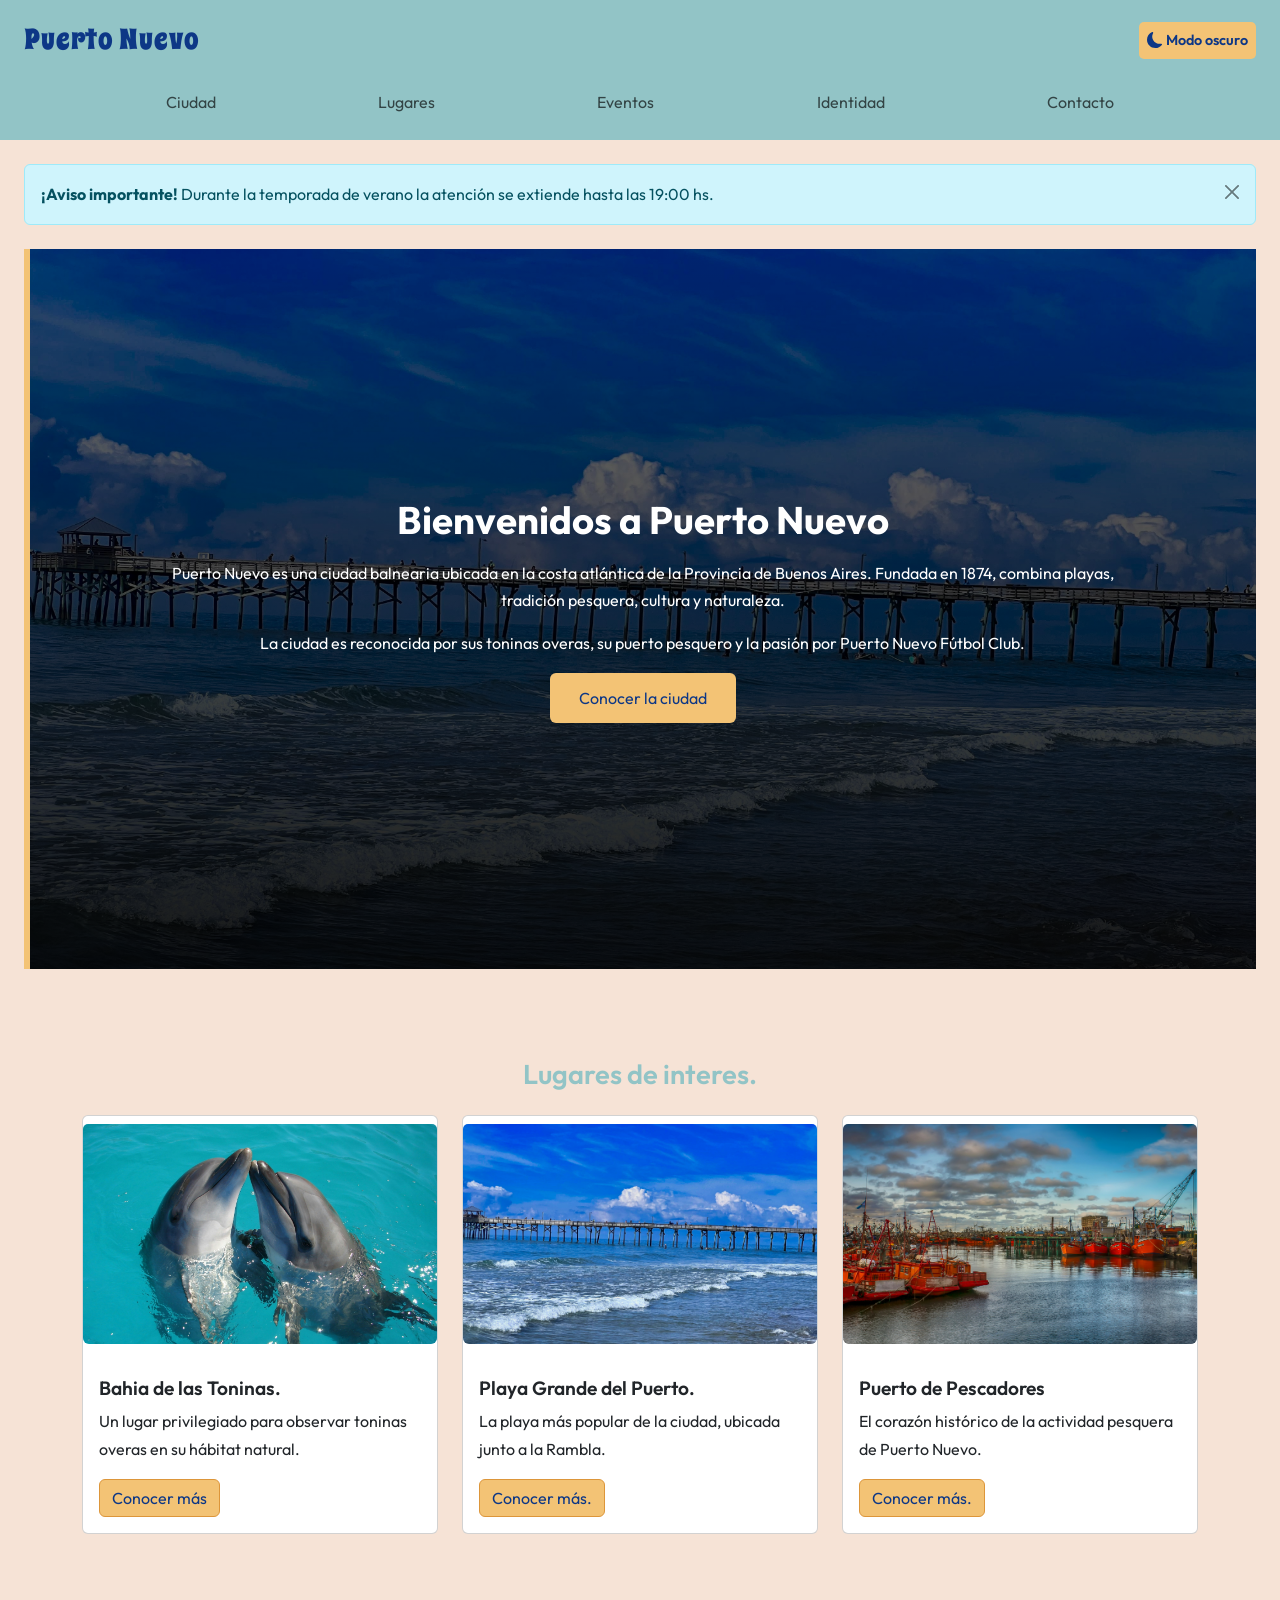
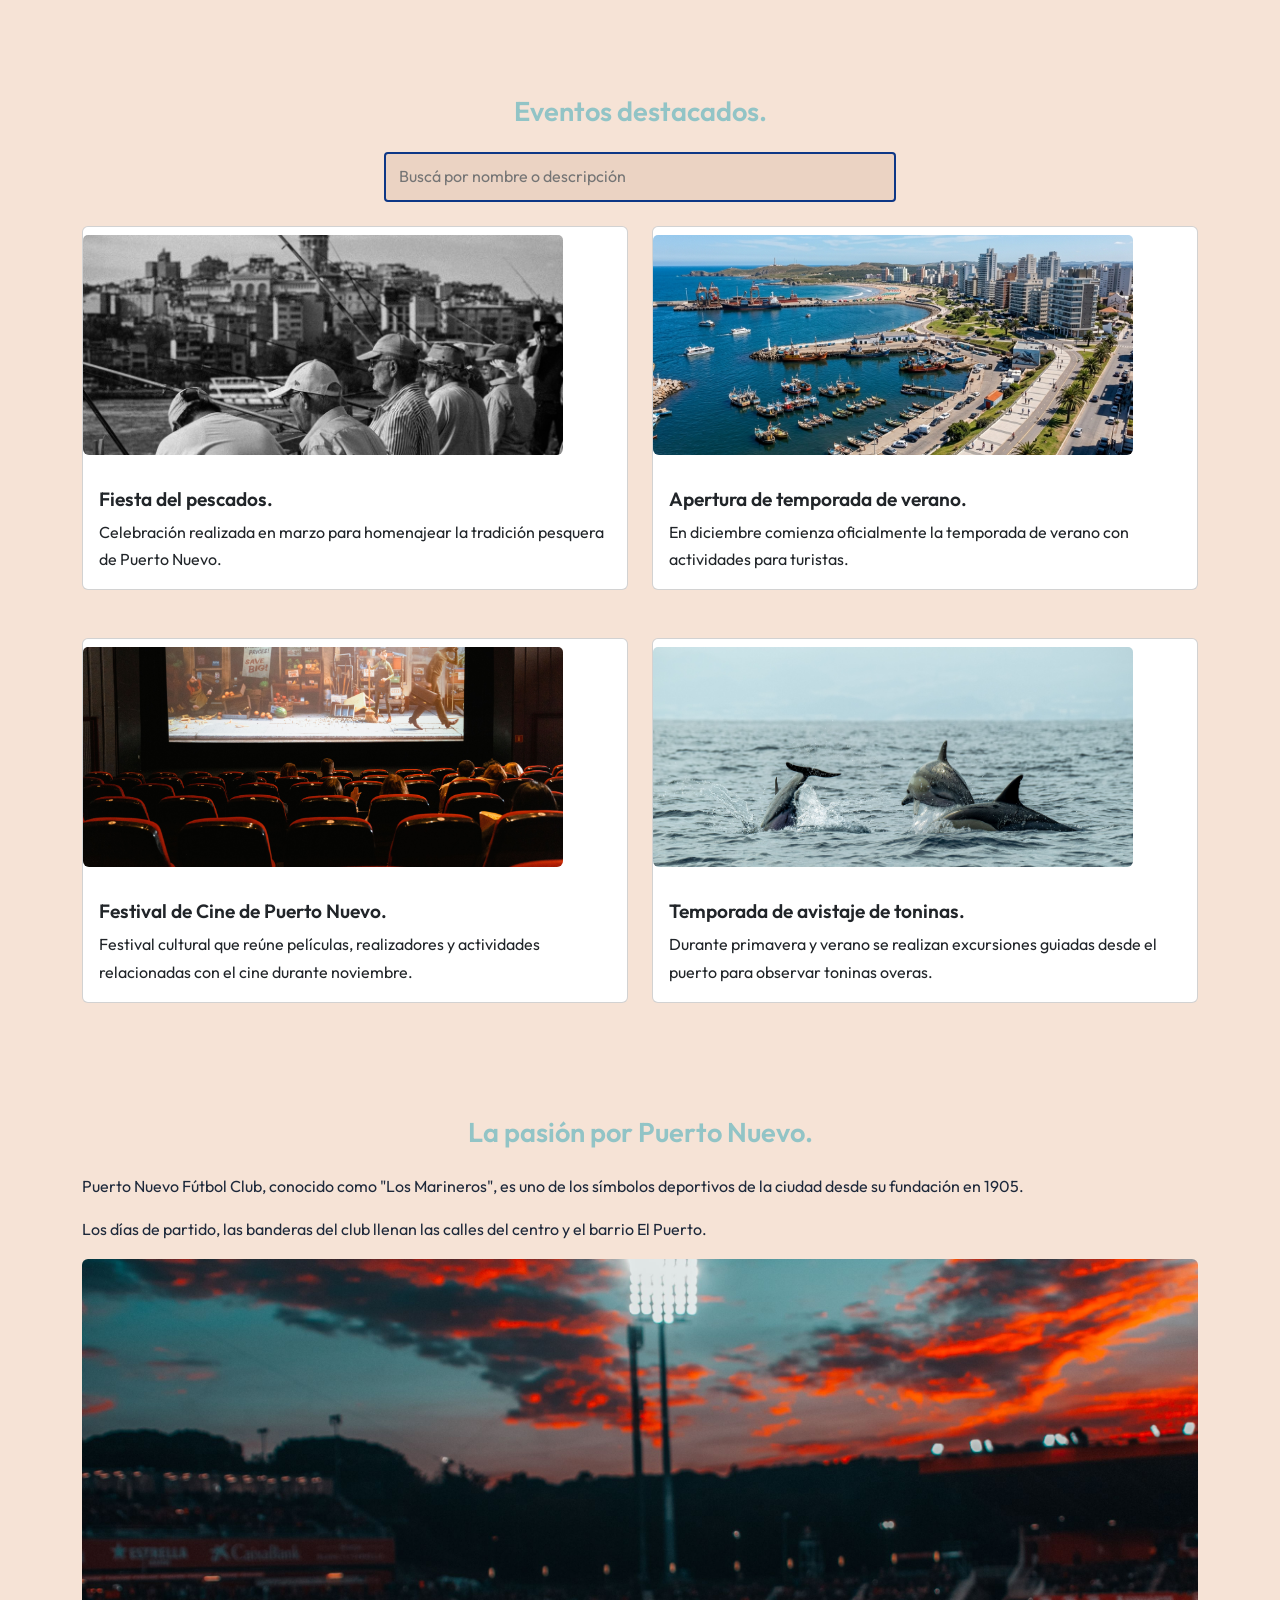
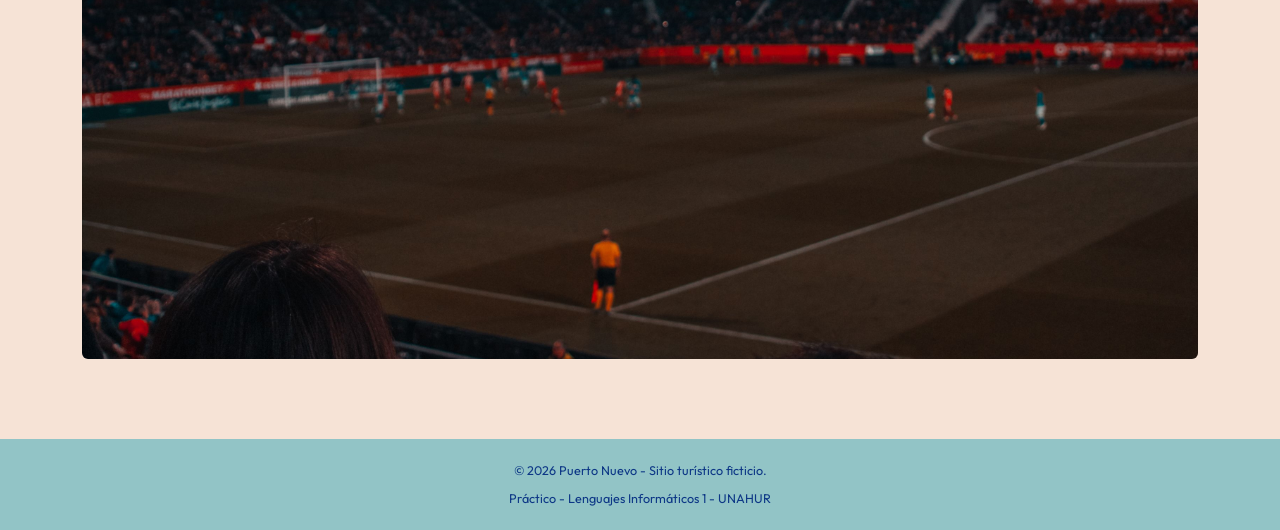
<file: index.html>
<!DOCTYPE html>
<html lang="es">

<head>
    <meta charset="UTF-8">
    <meta name="viewport" content="width=device-width, initial-scale=1.0">
    <meta name="description"
        content="Página informativa sobre Puerto Nuevo, sus lugares turísticos, historia y principales atractivos.">
    <link rel="preconnect" href="https://fonts.googleapis.com">
    <link rel="preconnect" href="https://fonts.gstatic.com" crossorigin>
    <link href="https://fonts.googleapis.com/css2?family=Outfit:wght@100..900&family=Spicy+Rice&display=swap"
        rel="stylesheet">
    <link href="https://cdn.jsdelivr.net/npm/bootstrap@5.3.3/dist/css/bootstrap.min.css" rel="stylesheet">
    <link rel="stylesheet" href="css/styles.css">
    <title>Puerto Nuevo</title>
</head>

<body>
    <!-- Header -->
    <header>
        <div class="header-superior">
            <a href="index.html" class="header-logo">Puerto Nuevo</a>
            <button id="btn-modo" class="btn-modo" type="button">
                <svg xmlns="http://www.w3.org/2000/svg" width="16" height="16" fill="currentColor"
                    class="bi bi-moon-fill" viewBox="0 0 16 16">
                    <path
                        d="M6 .278a.77.77 0 0 1 .08.858 7.2 7.2 0 0 0-.878 3.46c0 4.021 3.278 7.277 7.318 7.277q.792-.001 1.533-.16a.79.79 0 0 1 .81.316.73.73 0 0 1-.031.893A8.35 8.35 0 0 1 8.344 16C3.734 16 0 12.286 0 7.71 0 4.266 2.114 1.312 5.124.06A.75.75 0 0 1 6 .278" />
                </svg>
                <span class="texto-modo">Modo oscuro</span>
            </button>
        </div>
        <nav aria-label="Navegación principal" class="navbar navbar-expand-md">
            <div class="container-fluid">
                <button class="navbar-toggler" type="button" data-bs-toggle="collapse"
                    data-bs-target="#navbarSupportedContent" aria-controls="navbarSupportedContent"
                    aria-expanded="false" aria-label="Abrir menú">
                    <span class="navbar-toggler-icon"></span>
                </button>
                <div class="collapse navbar-collapse" id="navbarSupportedContent">
                    <ul class="navbar-nav mb-2 mb-md-0">
                        <li class="nav-item">
                            <a class="nav-link" href="ciudad.html">Ciudad</a>
                        </li>
                        <li class="nav-item">
                            <a class="nav-link" href="lugares.html">Lugares</a>
                        </li>
                        <li class="nav-item">
                            <a class="nav-link" href="index.html#eventos">Eventos</a>
                        </li>
                        <li class="nav-item">
                            <a class="nav-link" href="index.html#identidad">Identidad</a>
                        </li>
                        <li class="nav-item">
                            <a class="nav-link" href="contacto.html">Contacto</a>
                        </li>
                    </ul>
                </div>

            </div>
        </nav>
    </header>
    <!-- Main -->
    <main>

        <div class="alert alert-info alert-dismissible fade show mb-4" role="alert">
            <strong>¡Aviso importante!</strong> Durante la temporada de verano la atención se extiende hasta las 19:00
            hs.
            <button type="button" class="btn-close" data-bs-dismiss="alert" aria-label="Cerrar"></button>
        </div>
        <section id="inicio" class="hero" aria-labelledby="hero-titulo">
            <div class="hero-contenido">
                <h1>Bienvenidos a Puerto Nuevo</h1>
                <p>
                    Puerto Nuevo es una ciudad balnearia ubicada en la costa
                    atlántica de la Provincia de Buenos Aires. Fundada en 1874,
                    combina playas, tradición pesquera, cultura y naturaleza.
                </p>

                <p>
                    La ciudad es reconocida por sus toninas overas, su puerto
                    pesquero y la pasión por Puerto Nuevo Fútbol Club.
                </p>
                <a href="ciudad.html" class="btn">Conocer la ciudad</a>
            </div>
        </section>
        <section id="lugares" class="container py-5">
            <h2 class="text-center mb-4">Lugares de interes.</h2>
            <div class="row row-cols-1 row-cols-md-2 row-cols-lg-3 g-4">
                <article class="col">
                    <div class="card h-100">
                        <img src="img/toninas-delfin.jpg" alt="Toninas overas nadando en la bahia" class="card-img-top">
                        <div class="card-body ">
                            <h3 class="card-title">Bahia de las Toninas.</h3>
                            <p class="card-text">
                                Un lugar privilegiado para observar toninas overas
                                en su hábitat natural.
                            </p>
                            <a href="lugares.html#article-bahias-toninas" class="btn btn-primary">Conocer más</a>
                        </div>
                    </div>
                </article>
                <article class="col">
                    <div class="card h-100">
                        <img src="img/playa-grande.jpg" alt="Playa grande" class="card-img-top">
                        <div class="card-body ">
                            <h3 class="card-title">Playa Grande del Puerto.</h3>
                            <p class="card-text">
                                La playa más popular de la ciudad, ubicada junto
                                a la Rambla.
                            </p>
                            <a href="lugares.html#article-playa-grande-del-puerto" class="btn btn-primary">Conocer
                                más.</a>
                        </div>
                    </div>
                </article>
                <article class="col">
                    <div class="card h-100">
                        <img src="img/puerto-pescadores.jpg" alt="Embarcaciones en el puerto pesquero de Puerto Nuevo"
                            class="card-img-top">
                        <div class="card-body ">
                            <h3 class="card-title">Puerto de Pescadores</h3>
                            <p class="card-text">
                                El corazón histórico de la actividad pesquera
                                de Puerto Nuevo.
                            </p>
                            <a href="lugares.html#article-puerto-pescadores" class="btn btn-primary">Conocer más.</a>
                        </div>
                    </div>
                </article>
            </div>
        </section>

        <section id="eventos" class="container py-5">
            <h2 class="text-center mb-4">Eventos destacados.</h2>
            <form class="buscador-eventos" id ="form-eventos" role="search">
                <input type="search" id="buscador-eventos" placeholder="Buscá por nombre o descripción">
            </form>
            <p id="eventos-vacio" hidden>No hay eventos que coincidan con la búsqueda.</p>
            <div id="lista-eventos" class="row row-cols-1 row-cols-md-2 row-cols-lg-2 g-4">
                <article class="col">
                    <div class="card h-100">
                        <img src="img/fiesta-pescadores.jpg" alt="Fiesta de pescadores" class="card-img-top">
                        <div class="card-body ">
                            <h3 class="card-title">Fiesta del pescados.</h3>
                            <p class="card-text">
                                Celebración realizada en marzo para homenajear
                                la tradición pesquera de Puerto Nuevo.
                            </p>
                        </div>
                    </div>
                </article>
                <article class="col">
                    <div class="card h-100">
                        <img src="img/apartura-temporada-verano.jpg" alt="Fiesta de pescadores" class="card-img-top">
                        <div class="card-body ">
                            <h3 class="card-title">Apertura de temporada de verano.</h3>
                            <p class="card-text">
                                En diciembre comienza oficialmente la temporada
                                de verano con actividades para turistas.
                            </p>
                        </div>
                    </div>
                </article>

                <article class="col">
                    <div class="card h-100">
                        <img src="img/festival-cine.jpg" alt="Fiesta de pescadores" class="card-img-top">

                        <div class="card-body">
                            <h3 class="card-title">Festival de Cine de Puerto Nuevo.</h3>
                            <p class="card-text">
                                Festival cultural que reúne películas, realizadores
                                y actividades relacionadas con el cine durante noviembre.
                            </p>
                        </div>
                    </div>
                </article>
                <article class="col ">
                    <div class="card h-100">
                        <img src="img/evento-toninas.jpg" alt="Fiesta de pescadores" class="card-img-top">
                        <div class="card-body">
                            <h3 class="card-title">Temporada de avistaje de toninas.</h3>
                            <p class="card-text">
                                Durante primavera y verano se realizan excursiones
                                guiadas desde el puerto para observar toninas overas.
                            </p>
                        </div>
                    </div>
                </article>
            </div>
        </section>
        <section id="identidad" class="container">
            <h2 class="text-center mb-4">La pasión por Puerto Nuevo.</h2>

            <p>
                Puerto Nuevo Fútbol Club, conocido como "Los Marineros",
                es uno de los símbolos deportivos de la ciudad desde su
                fundación en 1905.
            </p>

            <p>
                Los días de partido, las banderas del club llenan las
                calles del centro y el barrio El Puerto.
            </p>
            <img src="img/estadio-futbol.jpg" class="img-fluid rounded" alt="Estadio de Puerto Nuevo">
        </section>
    </main>

    <footer>
        <p><small>&copy; 2026 Puerto Nuevo - Sitio turístico ficticio.</small></p>
        <p><small>Práctico - Lenguajes Informáticos 1 - UNAHUR</small></p>
    </footer>

    <script src="https://cdn.jsdelivr.net/npm/bootstrap@5.3.3/dist/js/bootstrap.bundle.min.js"></script>
    <script src="js/main.js"></script>

</body>

</html>
</file>
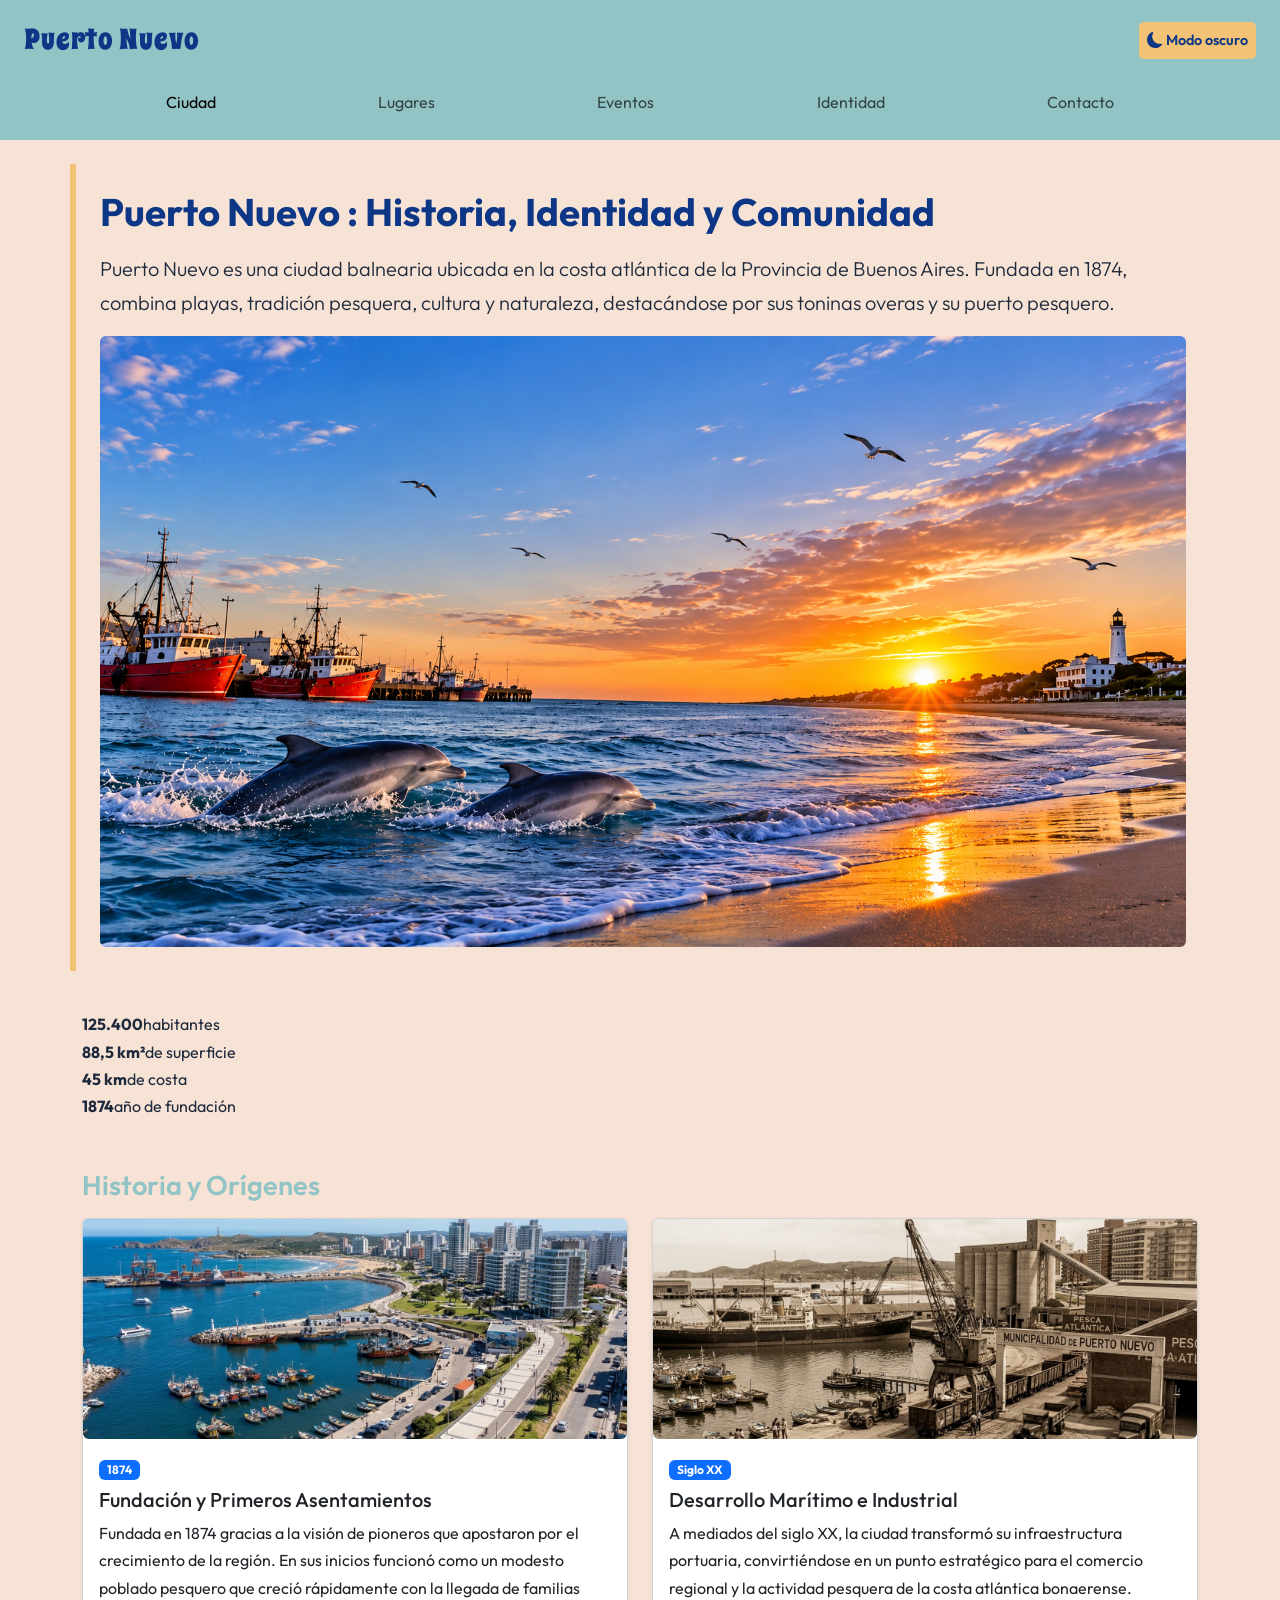
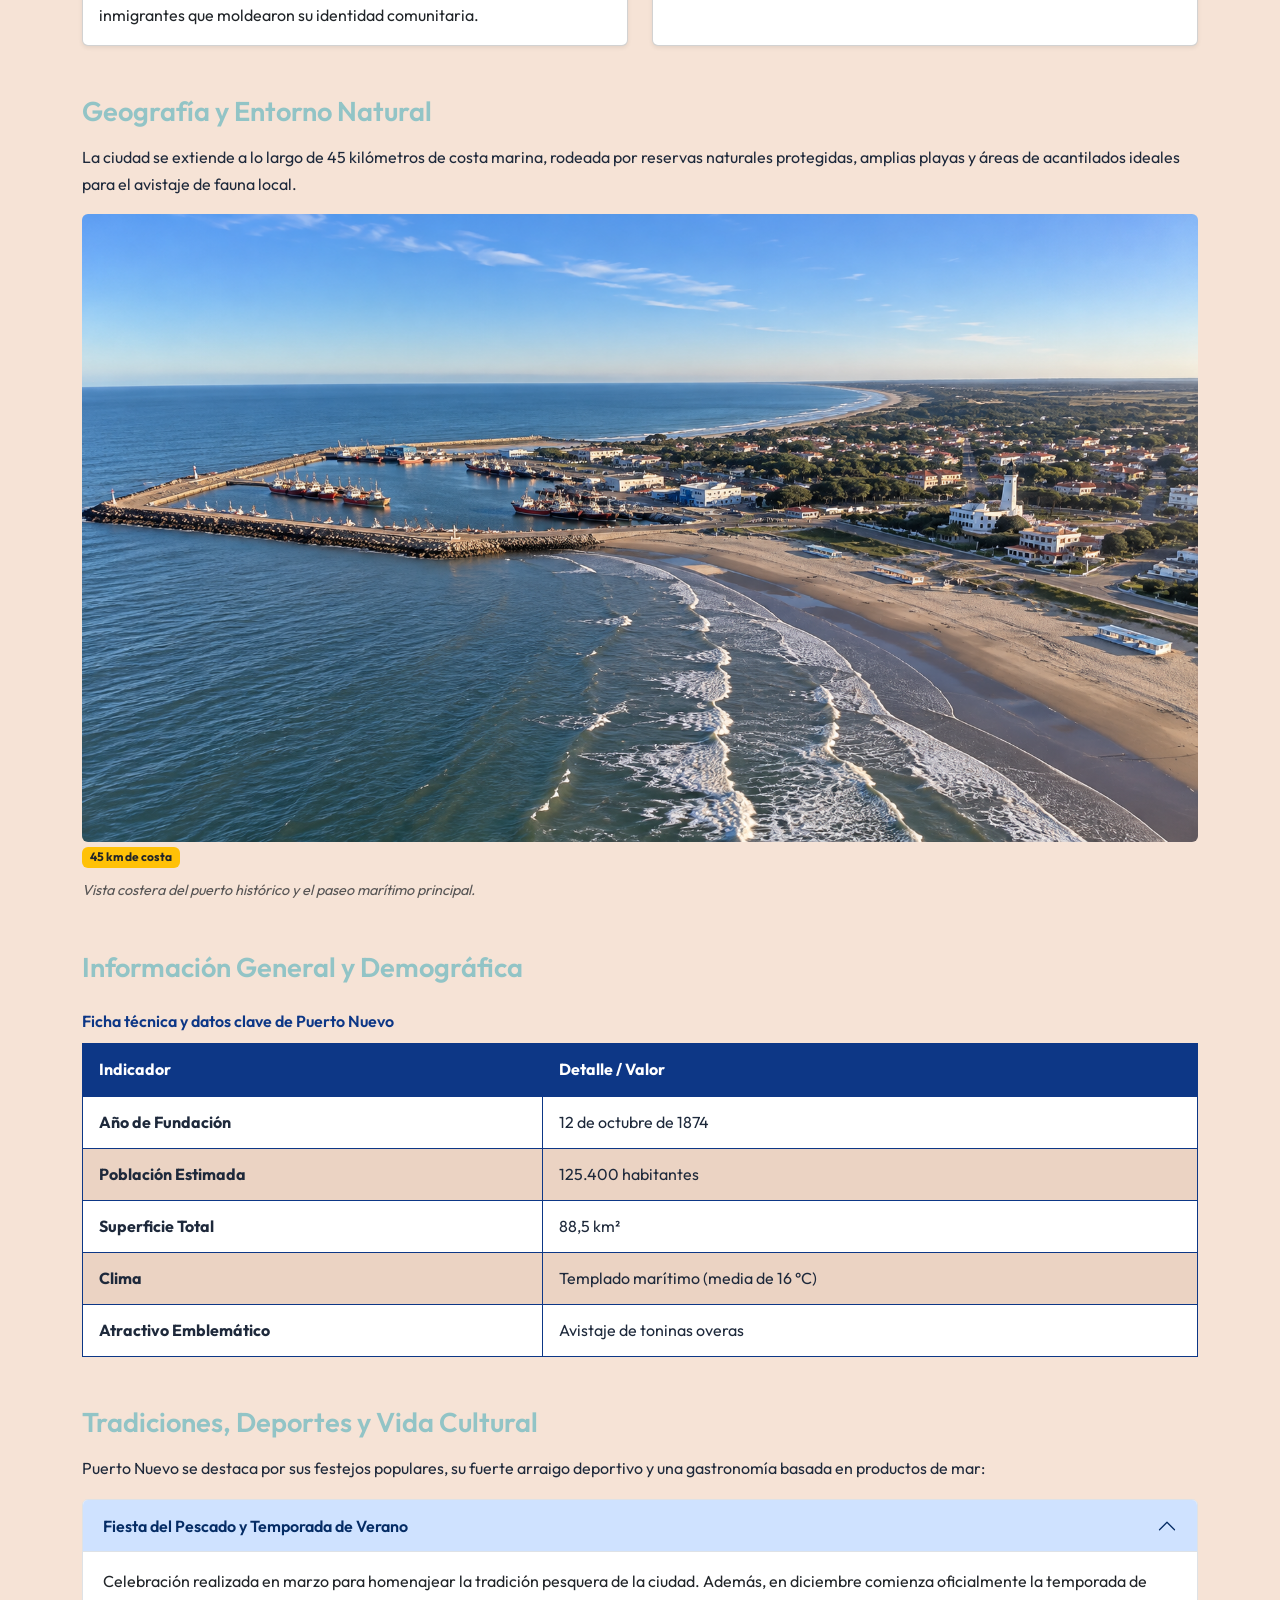
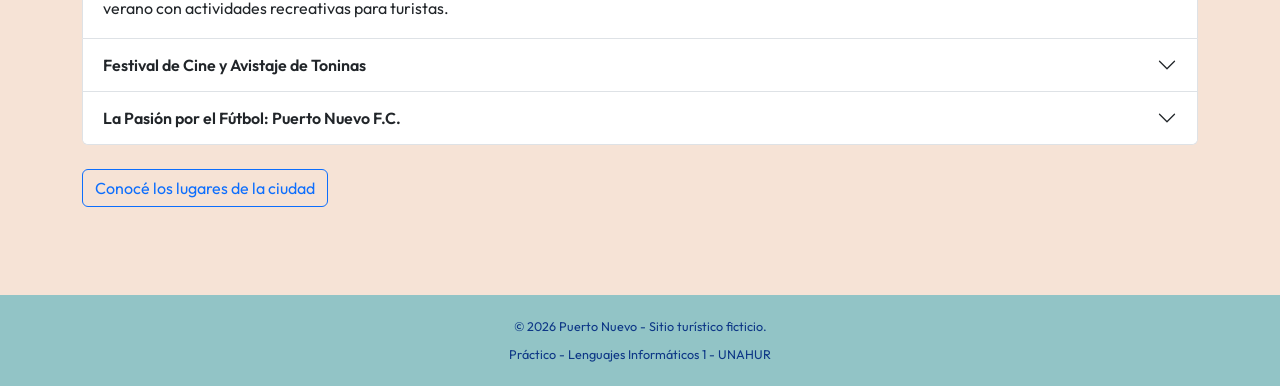
<file: ciudad.html>
<!DOCTYPE html>
<html lang="es">

<head>
    <meta charset="UTF-8">
    <meta name="viewport" content="width=device-width, initial-scale=1.0">
    <meta name="description"
        content="Página informativa sobre Puerto Nuevo, sus lugares turísticos, historia y principales atractivos.">
    <link rel="preconnect" href="https://fonts.googleapis.com">
    <link rel="preconnect" href="https://fonts.gstatic.com" crossorigin>
    <link href="https://fonts.googleapis.com/css2?family=Outfit:wght@100..900&family=Spicy+Rice&display=swap"
        rel="stylesheet">
    <link href="https://cdn.jsdelivr.net/npm/bootstrap@5.3.3/dist/css/bootstrap.min.css" rel="stylesheet">
    <link rel="stylesheet" href="css/styles.css">
    <title>Puerto Nuevo - Ciudad</title>
</head>

<body class="pagina-ciudad">
    <!-- Header -->
    <header>
        <div class="header-superior">
            <a href="index.html" class="header-logo">Puerto Nuevo</a>
            <button id="btn-modo" class="btn-modo" type="button">
                <svg xmlns="http://www.w3.org/2000/svg" width="16" height="16" fill="currentColor"
                    class="bi bi-moon-fill" viewBox="0 0 16 16">
                    <path
                        d="M6 .278a.77.77 0 0 1 .08.858 7.2 7.2 0 0 0-.878 3.46c0 4.021 3.278 7.277 7.318 7.277q.792-.001 1.533-.16a.79.79 0 0 1 .81.316.73.73 0 0 1-.031.893A8.35 8.35 0 0 1 8.344 16C3.734 16 0 12.286 0 7.71 0 4.266 2.114 1.312 5.124.06A.75.75 0 0 1 6 .278" />
                </svg>
                <span class="texto-modo">Modo oscuro</span>
            </button>
        </div>
        <nav aria-label="Navegación principal" class="navbar navbar-expand-md">
            <div class="container-fluid">
                <button class="navbar-toggler" type="button" data-bs-toggle="collapse"
                    data-bs-target="#navbarSupportedContent" aria-controls="navbarSupportedContent"
                    aria-expanded="false" aria-label="Abrir menú">
                    <span class="navbar-toggler-icon"></span>
                </button>
                <div class="collapse navbar-collapse" id="navbarSupportedContent">
                    <ul class="navbar-nav mb-2 mb-md-0">
                        <li class="nav-item">
                            <a class="nav-link active" href="ciudad.html">Ciudad</a>
                        </li>
                        <li class="nav-item">
                            <a class="nav-link" href="lugares.html">Lugares</a>
                        </li>
                        <li class="nav-item">
                            <a class="nav-link" href="index.html#eventos">Eventos</a>
                        </li>
                        <li class="nav-item">
                            <a class="nav-link" href="index.html#identidad">Identidad</a>
                        </li>
                        <li class="nav-item">
                            <a class="nav-link" href="contacto.html">Contacto</a>
                        </li>
                    </ul>
                </div>

            </div>
        </nav>
    </header>
    <!-- Main -->
    <main>
        <section id="presentacion" class="container py-4">
            <h1>Puerto Nuevo : Historia, Identidad y Comunidad</h1>
            <p class="lead">Puerto Nuevo es una ciudad balnearia ubicada en la costa atlántica de la Provincia de Buenos
                Aires. Fundada en 1874, combina playas, tradición pesquera, cultura y naturaleza, destacándose por sus
                toninas overas y su puerto pesquero.</p>
            <img src="img/puertonuevoprincipal.png" class="hero-ciudad-img"
                alt="Vista panorámica del puerto de Puerto Nuevo">
        </section>

        <!-- Datos rápidos: Flexbox con flex-wrap, gap y flex: 1 1 Xpx -->
        <section id="datos-rapidos" class="container mb-5">
            <h2 class="visually-hidden">Datos rápidos de la ciudad</h2>
            <div class="datos-rapidos">
                <div class="dato"><strong>125.400</strong><span>habitantes</span></div>
                <div class="dato"><strong>88,5 km²</strong><span>de superficie</span></div>
                <div class="dato"><strong>45 km</strong><span>de costa</span></div>
                <div class="dato"><strong>1874</strong><span>año de fundación</span></div>
            </div>
        </section>

        <!-- Historia: grilla de Bootstrap + Cards + Badges -->
        <section id="historia" class="container mb-5">
            <h2>Historia y Orígenes</h2>
            <div class="row g-4">
                <div class="col-12 col-md-6">
                    <div class="card h-100 shadow-sm">
                        <img src="img/puertonuevo.jpg" class="card-img-top"
                            alt="Fotografía histórica de los primeros pobladores y botes de pesca en la costa de Puerto Nuevo, circa 1874.">
                        <div class="card-body">
                            <span class="badge bg-primary mb-2">1874</span>
                            <h3 class="card-title h5">Fundación y Primeros Asentamientos</h3>
                            <p class="card-text">Fundada en 1874 gracias a la visión de pioneros que apostaron por el
                                crecimiento de la región. En sus inicios funcionó como un modesto poblado pesquero que
                                creció rápidamente con la llegada de familias inmigrantes que moldearon su identidad
                                comunitaria.</p>
                        </div>
                    </div>
                </div>

                <div class="col-12 col-md-6">
                    <div class="card h-100 shadow-sm">
                        <img src="img/Desarrollo-Marítimo-Industrial.jpg" class="card-img-top"
                            alt="Fotografía histórica en sepia de Puerto Nuevo mostrando el desarrollo marítimo con grandes barcos de vapor y grúas industriales, circa 1930.">
                        <div class="card-body">
                            <span class="badge bg-primary mb-2">Siglo XX</span>
                            <h3 class="card-title h5">Desarrollo Marítimo e Industrial</h3>
                            <p class="card-text">A mediados del siglo XX, la ciudad transformó su infraestructura
                                portuaria, convirtiéndose en un punto estratégico para el comercio regional y la
                                actividad pesquera de la costa atlántica bonaerense.</p>
                        </div>
                    </div>
                </div>
            </div>
        </section>

        <!-- Geografía: badge con position absolute sobre la imagen -->
        <section id="geografia-y-clima" class="container mb-5">
            <h2>Geografía y Entorno Natural</h2>
            <p>La ciudad se extiende a lo largo de 45 kilómetros de costa marina, rodeada por reservas naturales
                protegidas, amplias playas y áreas de acantilados ideales para el avistaje de fauna local.</p>

            <figure class="figura-destacada mt-3">
                <img src="img/puerto.png" class="img-fluid rounded"
                    alt="Vista panorámica de la zona portuaria y el faro histórico de Puerto Nuevo al atardecer">
                <span class="badge bg-warning text-dark figura-badge">45 km de costa</span>
                <figcaption class="text-muted mt-2">Vista costera del puerto histórico y el paseo marítimo principal.
                </figcaption>
            </figure>
        </section>

        <section id="datos-generales" class="container mb-5">
            <h2>Información General y Demográfica</h2>
            <div class="table-responsive">
                <table>
                    <caption>Ficha técnica y datos clave de Puerto Nuevo</caption>
                    <thead>
                        <tr>
                            <th scope="col">Indicador</th>
                            <th scope="col">Detalle / Valor</th>
                        </tr>
                    </thead>
                    <tbody>
                        <tr>
                            <th scope="row">Año de Fundación</th>
                            <td>12 de octubre de 1874</td>
                        </tr>
                        <tr>
                            <th scope="row">Población Estimada</th>
                            <td>125.400 habitantes</td>
                        </tr>
                        <tr>
                            <th scope="row">Superficie Total</th>
                            <td>88,5 km²</td>
                        </tr>
                        <tr>
                            <th scope="row">Clima</th>
                            <td>Templado marítimo (media de 16 °C)</td>
                        </tr>
                        <tr>
                            <th scope="row">Atractivo Emblemático</th>
                            <td>Avistaje de toninas overas</td>
                        </tr>
                    </tbody>
                </table>
            </div>
        </section>

        <!-- Cultura: Accordion de Bootstrap -->
        <section id="costumbres-y-cultura" class="container mb-5">
            <h2>Tradiciones, Deportes y Vida Cultural</h2>
            <p>Puerto Nuevo se destaca por sus festejos populares, su fuerte arraigo deportivo y una gastronomía basada
                en productos de mar:</p>

            <div class="accordion" id="acordeonCultura">
                <div class="accordion-item">
                    <h3 class="accordion-header">
                        <button class="accordion-button" type="button" data-bs-toggle="collapse"
                            data-bs-target="#cultura1" aria-expanded="true" aria-controls="cultura1">
                            Fiesta del Pescado y Temporada de Verano
                        </button>
                    </h3>
                    <div id="cultura1" class="accordion-collapse collapse show" data-bs-parent="#acordeonCultura">
                        <div class="accordion-body">
                            Celebración realizada en marzo para homenajear la tradición pesquera de la ciudad. Además,
                            en diciembre comienza oficialmente la temporada de verano con actividades recreativas para
                            turistas.
                        </div>
                    </div>
                </div>

                <div class="accordion-item">
                    <h3 class="accordion-header">
                        <button class="accordion-button collapsed" type="button" data-bs-toggle="collapse"
                            data-bs-target="#cultura2" aria-expanded="false" aria-controls="cultura2">
                            Festival de Cine y Avistaje de Toninas
                        </button>
                    </h3>
                    <div id="cultura2" class="accordion-collapse collapse" data-bs-parent="#acordeonCultura">
                        <div class="accordion-body">
                            Durante noviembre se lleva a cabo el Festival de Cine de Puerto Nuevo. Asimismo, en
                            primavera y verano se realizan excursiones guiadas desde el puerto para observar toninas
                            overas en su hábitat natural.
                        </div>
                    </div>
                </div>

                <div class="accordion-item">
                    <h3 class="accordion-header">
                        <button class="accordion-button collapsed" type="button" data-bs-toggle="collapse"
                            data-bs-target="#cultura3" aria-expanded="false" aria-controls="cultura3">
                            La Pasión por el Fútbol: Puerto Nuevo F.C.
                        </button>
                    </h3>
                    <div id="cultura3" class="accordion-collapse collapse" data-bs-parent="#acordeonCultura">
                        <div class="accordion-body">
                            Puerto Nuevo Fútbol Club, conocido como "Los Marineros", es uno de los símbolos deportivos
                            de la ciudad desde su fundación en 1905. Los días de partido, las banderas del club llenan
                            las calles del centro y el barrio El Puerto.
                        </div>
                    </div>
                </div>
            </div>

            <div class="mt-4">
                <a href="lugares.html" class="btn btn-outline-primary">Conocé los lugares de la ciudad</a>
            </div>
        </section>
    </main>

    <footer>
        <p><small>&copy; 2026 Puerto Nuevo - Sitio turístico ficticio.</small></p>
        <p><small>Práctico - Lenguajes Informáticos 1 - UNAHUR</small></p>
    </footer>

    <!-- Bootstrap JS: antes del </body> -->
    <script src="https://cdn.jsdelivr.net/npm/bootstrap@5.3.3/dist/js/bootstrap.bundle.min.js"></script>
    <script src="js/main.js"></script>
</body>

</html>
</file>
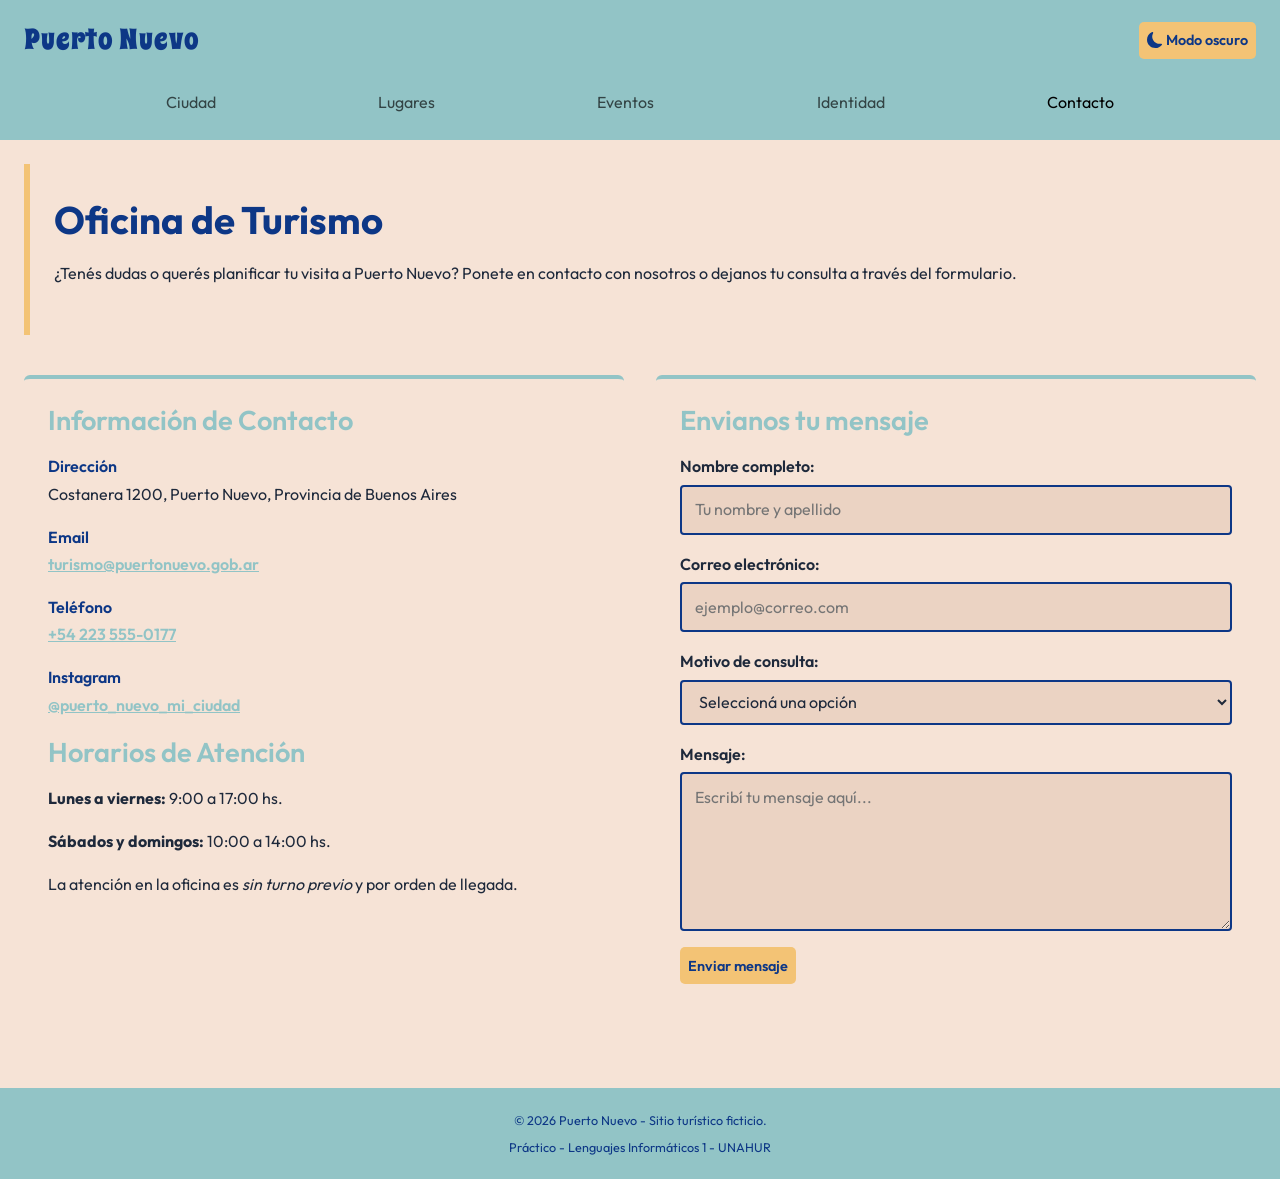
<file: contacto.html>
<!DOCTYPE html>
<html lang="es">

<head>
    <meta charset="UTF-8">
    <meta name="viewport" content="width=device-width, initial-scale=1.0">
    <meta name="description"
        content="Página informativa sobre Puerto Nuevo, sus lugares turísticos, historia y principales atractivos.">
    <link rel="preconnect" href="https://fonts.googleapis.com">
    <link rel="preconnect" href="https://fonts.gstatic.com" crossorigin>
    <link href="https://fonts.googleapis.com/css2?family=Outfit:wght@100..900&family=Spicy+Rice&display=swap" rel="stylesheet">
    <link href="https://cdn.jsdelivr.net/npm/bootstrap@5.3.3/dist/css/bootstrap.min.css" rel="stylesheet">
    <link rel="stylesheet" href="css/styles.css">
    <title>Puerto Nuevo - Contacto</title>
</head>

<body>
    <!-- Header -->
    <header>
        <div class="header-superior">
            <a href="index.html" class="header-logo">Puerto Nuevo</a>
            <button id="btn-modo" class="btn-modo" type="button">
                <svg xmlns="http://www.w3.org/2000/svg" width="16" height="16" fill="currentColor" class="bi bi-moon-fill" viewBox="0 0 16 16">
                <path d="M6 .278a.77.77 0 0 1 .08.858 7.2 7.2 0 0 0-.878 3.46c0 4.021 3.278 7.277 7.318 7.277q.792-.001 1.533-.16a.79.79 0 0 1 .81.316.73.73 0 0 1-.031.893A8.35 8.35 0 0 1 8.344 16C3.734 16 0 12.286 0 7.71 0 4.266 2.114 1.312 5.124.06A.75.75 0 0 1 6 .278"/>
                </svg>
                <span class="texto-modo">Modo oscuro</span>
            </button>
        </div>
    <nav aria-label="Navegación principal" class="navbar navbar-expand-md">
            <div class="container-fluid">
                <button class="navbar-toggler" type="button" data-bs-toggle="collapse"
                    data-bs-target="#navbarSupportedContent" aria-controls="navbarSupportedContent"
                    aria-expanded="false" aria-label="Abrir menú">
                    <span class="navbar-toggler-icon"></span>
                </button>
                <div class="collapse navbar-collapse" id="navbarSupportedContent">
                    <ul class="navbar-nav mb-2 mb-md-0">
                        <li class="nav-item">
                            <a class="nav-link" href="ciudad.html">Ciudad</a>
                        </li>
                        <li class="nav-item">
                            <a class="nav-link" href="lugares.html">Lugares</a>
                        </li>
                        <li class="nav-item">
                            <a class="nav-link" href="index.html#eventos">Eventos</a>
                        </li>
                        <li class="nav-item">
                            <a class="nav-link" href="index.html#identidad">Identidad</a>
                        </li>
                        <li class="nav-item">
                            <a class="nav-link active" href="contacto.html">Contacto</a>
                        </li>
                    </ul>
                </div>

            </div>
        </nav>
    </header>
    <!-- Main -->
    <main>
        <section id="presentacion">
            <h1>Oficina de Turismo</h1>
            <p>¿Tenés dudas o querés planificar tu visita a Puerto Nuevo? Ponete en contacto con nosotros o dejanos tu
                consulta a través del formulario.</p>
        </section>

        <div class="contacto-contenedor">
            <section id="contacto-info">
                <h2>Información de Contacto</h2>
                <dl>
                    <dt>Dirección</dt>
                    <dd>Costanera 1200, Puerto Nuevo, Provincia de Buenos Aires</dd>

                    <dt>Email</dt>
                    <dd><a href="mailto:turismo@puertonuevo.gob.ar">turismo@puertonuevo.gob.ar</a></dd>

                    <dt>Teléfono</dt>
                    <dd><a href="tel:+542235550177">+54 223 555-0177</a></dd>

                    <dt>Instagram</dt>
                    <dd><a href="https://www.instagram.com/puerto_nuevo_mi_ciudad" target="_blank"
                            rel="noopener noreferrer">@puerto_nuevo_mi_ciudad</a></dd>
                </dl>

                <h2>Horarios de Atención</h2>
                <p><strong>Lunes a viernes:</strong> 9:00 a 17:00 hs.</p>
                <p><strong>Sábados y domingos:</strong> 10:00 a 14:00 hs.</p>
                <p>La atención en la oficina es <em>sin turno previo</em> y por orden de llegada.</p>
            </section>

            <section id="contacto-formulario">
                <h2>Envianos tu mensaje</h2>
                <form action="#" method="post">
                    <label for="nombre">Nombre completo:</label>
                    <input type="text" id="nombre" name="nombre" autocomplete="name" placeholder="Tu nombre y apellido" required>

                    <label for="email">Correo electrónico:</label>
                    <input type="email" id="email" name="email" autocomplete="email" placeholder="ejemplo@correo.com" required>

                    <label for="asunto">Motivo de consulta:</label>
                    <select id="asunto" name="asunto" required>
                        <option value="" disabled selected>Seleccioná una opción</option>
                        <option value="informacion">Información turística</option>
                        <option value="eventos">Eventos y actividades</option>
                        <option value="sugerencias">Sugerencias y reclamos</option>
                        <option value="otro">Otro motivo</option>
                    </select>

                    <label for="mensaje">Mensaje:</label>
                    <textarea id="mensaje" name="mensaje" rows="5" placeholder="Escribí tu mensaje aquí..."
                        required></textarea>

                    <button type="submit">Enviar mensaje</button>
                </form>
            </section>
        </div>
    </main>

    <footer>
        <p><small>&copy; 2026 Puerto Nuevo - Sitio turístico ficticio.</small></p>
        <p><small>Práctico - Lenguajes Informáticos 1 - UNAHUR</small></p>
    </footer>
    <script src="https://cdn.jsdelivr.net/npm/bootstrap@5.3.3/dist/js/bootstrap.bundle.min.js"></script>
    <script src="js/main.js"></script>
</body>

</html>
</file>
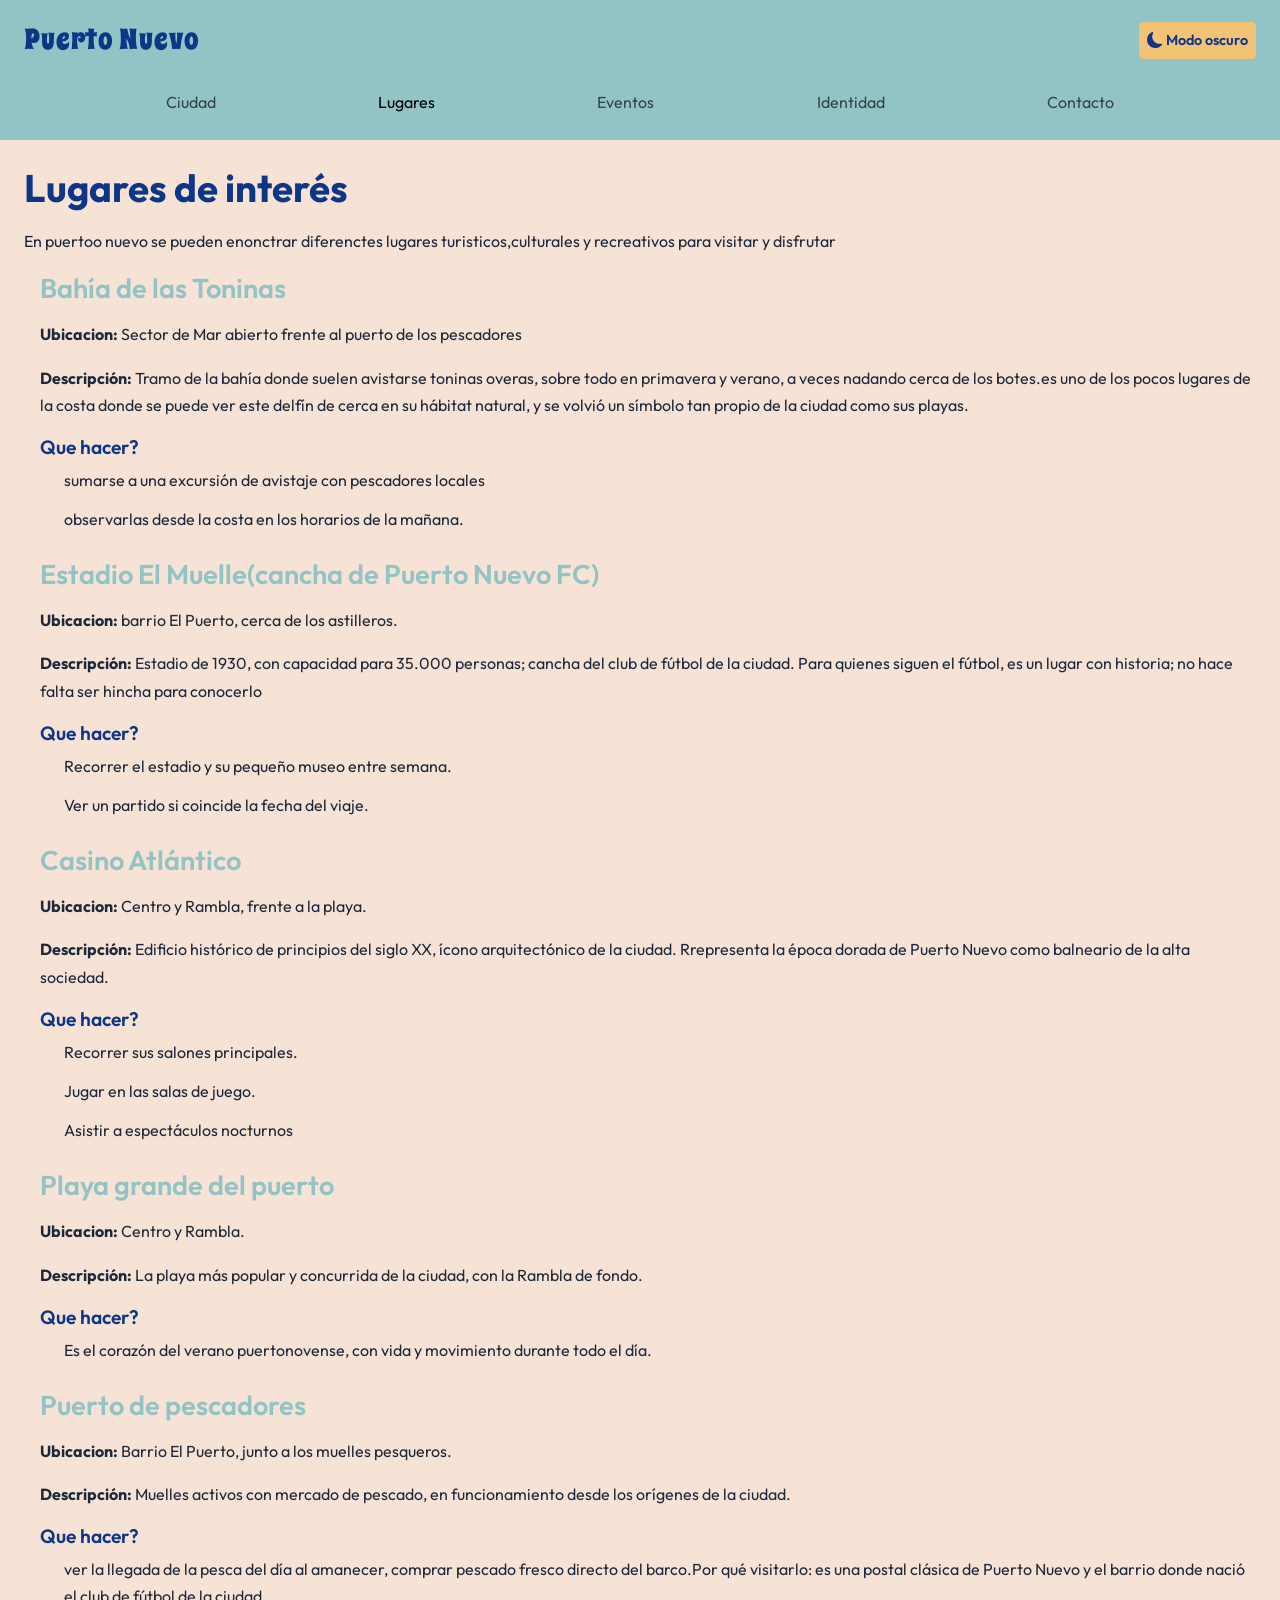
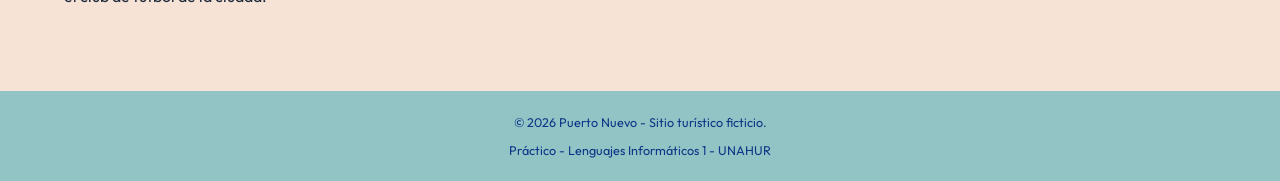
<file: lugares.html>
<!DOCTYPE html>
<html lang="es">

<head>
    <meta charset="UTF-8">
    <meta name="viewport" content="width=device-width, initial-scale=1.0">
    <meta name="description"
        content="Página informativa sobre Puerto Nuevo, sus lugares turísticos, historia y principales atractivos.">
    <link rel="preconnect" href="https://fonts.googleapis.com">
    <link rel="preconnect" href="https://fonts.gstatic.com" crossorigin>
    <link href="https://fonts.googleapis.com/css2?family=Outfit:wght@100..900&family=Spicy+Rice&display=swap" rel="stylesheet">
    <link href="https://cdn.jsdelivr.net/npm/bootstrap@5.3.3/dist/css/bootstrap.min.css" rel="stylesheet">
    <link rel="stylesheet" href="css/styles.css">
    <title>Puerto Nuevo - Lugares</title>
</head>

<body>
    <!-- Header -->
    <header>
        <div class="header-superior">
            <a href="index.html" class="header-logo">Puerto Nuevo</a>
            <button id="btn-modo" class="btn-modo" type="button">
                <svg xmlns="http://www.w3.org/2000/svg" width="16" height="16" fill="currentColor" class="bi bi-moon-fill" viewBox="0 0 16 16">
                <path d="M6 .278a.77.77 0 0 1 .08.858 7.2 7.2 0 0 0-.878 3.46c0 4.021 3.278 7.277 7.318 7.277q.792-.001 1.533-.16a.79.79 0 0 1 .81.316.73.73 0 0 1-.031.893A8.35 8.35 0 0 1 8.344 16C3.734 16 0 12.286 0 7.71 0 4.266 2.114 1.312 5.124.06A.75.75 0 0 1 6 .278"/>
                </svg>
                <span class="texto-modo">Modo oscuro</span>
            </button>
        </div>
      <nav aria-label="Navegación principal" class="navbar navbar-expand-md">
            <div class="container-fluid">
                <button class="navbar-toggler" type="button" data-bs-toggle="collapse"
                    data-bs-target="#navbarSupportedContent" aria-controls="navbarSupportedContent"
                    aria-expanded="false" aria-label="Abrir menú">
                    <span class="navbar-toggler-icon"></span>
                </button>
                <div class="collapse navbar-collapse" id="navbarSupportedContent">
                    <ul class="navbar-nav mb-2 mb-md-0">
                        <li class="nav-item">
                            <a class="nav-link" href="ciudad.html">Ciudad</a>
                        </li>
                        <li class="nav-item">
                            <a class="nav-link active" href="lugares.html">Lugares</a>
                        </li>
                        <li class="nav-item">
                            <a class="nav-link" href="index.html#eventos">Eventos</a>
                        </li>
                        <li class="nav-item">
                            <a class="nav-link" href="index.html#identidad">Identidad</a>
                        </li>
                        <li class="nav-item">
                            <a class="nav-link" href="contacto.html">Contacto</a>
                        </li>
                    </ul>
                </div>

            </div>
        </nav>
    </header>
    <!-- Main -->
    <main>
        <section>
            <h1>Lugares de interés</h1>
            <p>En puertoo nuevo se pueden enonctrar diferenctes lugares turisticos,culturales y recreativos para visitar
                y disfrutar</p>



            <article id="article-bahias-toninas">
                <h2>Bahía de las Toninas</h2>
                <p><strong>Ubicacion: </strong>Sector de Mar abierto frente al puerto de los pescadores</p>
                <p><strong>Descripción: </strong>
                    Tramo de la bahía donde suelen avistarse toninas overas, sobre todo en primavera y verano, a veces
                    nadando cerca de los botes.es uno de los pocos lugares de la costa donde se puede ver este delfín de
                    cerca en su hábitat natural, y se volvió un símbolo tan propio de la ciudad como sus playas.</p>
                <section>
                    <h3>Que hacer?</h3>
                    <ul>
                        <li>sumarse a una excursión de avistaje con pescadores locales</li>
                        <li>observarlas desde la costa en los horarios de la mañana.</li>
                    </ul>
                </section>
            </article>
            <article>
                <h2>Estadio El Muelle(cancha de Puerto Nuevo FC)</h2>
                <p><strong>Ubicacion: </strong>barrio El Puerto, cerca de los astilleros.</p>
                <p><strong>Descripción: </strong>
                    Estadio de 1930, con capacidad para 35.000 personas; cancha del club de fútbol de la ciudad.
                    Para quienes siguen el fútbol, es un lugar con historia; no hace falta ser hincha para conocerlo
                </p>
                <section>
                    <h3>Que hacer?</h3>
                    <ul>
                        <li>Recorrer el estadio y su pequeño museo entre semana.</li>
                        <li>Ver un partido si coincide la fecha del viaje.</li>
                    </ul>
                </section>
            </article>
            <article>
                <h2>Casino Atlántico</h2>
                <p><strong>Ubicacion: </strong>Centro y Rambla, frente a la playa.</p>
                <p><strong>Descripción: </strong>
                    Edificio histórico de principios del siglo XX, ícono arquitectónico de la ciudad.
                    Rrepresenta la época dorada de Puerto Nuevo como balneario de la alta sociedad.
                </p>
                <section>
                    <h3>Que hacer?</h3>
                    <ul>
                        <li>Recorrer sus salones principales.</li>
                        <li>Jugar en las salas de juego.</li>
                        <li>Asistir a espectáculos nocturnos</li>
                    </ul>
                </section>
            </article>
            <article id="article-playa-grande-del-puerto">
                <h2>Playa grande del puerto</h2>
                <p><strong>Ubicacion: </strong>Centro y Rambla.</p>
                <p><strong>Descripción: </strong>La playa más popular y concurrida de la ciudad, con la Rambla de fondo.
                </p>
                <section>
                    <h3>Que hacer?</h3>
                    <ul>
                        <li>Es el corazón del verano puertonovense, con vida y movimiento durante todo el día.</li>
                    </ul>
                </section>
            </article>
            <article id="article-puerto-pescadores">
                <h2>Puerto de pescadores</h2>
                <p><strong>Ubicacion: </strong>Barrio El Puerto, junto a los muelles pesqueros.</p>
                <p><strong>Descripción: </strong>Muelles activos con mercado de pescado, en funcionamiento desde los
                    orígenes de la ciudad.
                </p>
                <section>
                    <h3>Que hacer?</h3>
                    <ul>
                        <li>ver la llegada de la pesca del día al amanecer, comprar pescado fresco directo del barco.Por
                            qué visitarlo: es una postal clásica de Puerto Nuevo y el barrio donde nació el club de
                            fútbol de la ciudad.</li>
                    </ul>
                </section>
            </article>

        </section>

    </main>
    <footer>
        <p><small>&copy; 2026 Puerto Nuevo - Sitio turístico ficticio.</small></p>
        <p><small>Práctico - Lenguajes Informáticos 1 - UNAHUR</small></p>
    </footer>
    <script src="https://cdn.jsdelivr.net/npm/bootstrap@5.3.3/dist/js/bootstrap.bundle.min.js"></script>
    <script src="js/main.js"></script>
</body>
</html>
</file>
<file: css/styles.css>
:root {
    --color-primario: #92C4C6;
    --color-secundario: #0d3786;
    --color-acento: #F3C375;
    --color-acento-claro: #dd963a;
    --color-fondo: #F6E3D6;
    --color-texto-claro: #FFFFFF;
    --color-fondo-alt: #ebd3c3;
    --fuente-principal: 'Outfit', sans-serif;
    --ancho-minimo: 320px;
}

* {
    box-sizing: border-box;
    margin: 0;
    padding: 0;
}

body {
    background-color: var(--color-fondo);
    color: #1E293B;
    font-family: var(--fuente-principal);
    font-size: 16px;
    line-height: 1.7;
    min-width: var(--ancho-minimo);
}

h1, h2, h3 {
    line-height: 1.25;
}

h1 {
    font-size: 2.4rem;
    font-weight: 700;
    color: var(--color-secundario);
    margin-bottom: 1rem;
}

h2 {
    font-size: 1.7rem;
    font-weight: 600;
    color: var(--color-primario);
    margin-bottom: 1rem;
}

h3 {
    font-size: 1.2rem;
    font-weight: 600;
    color: var(--color-secundario);
    margin-bottom: 0.5rem;
}


/* HEADER Y NAV */
header {
    background-color: var(--color-primario);
    color: var(--color-secundario);
    padding: 1rem 0 0.5rem;
    top: 0;
    position: sticky;
    z-index: 1030;
}
.header-superior {
    display: flex;
    justify-content: space-between;
    align-items: center;
    padding: 0 1.5rem 0.5rem;
}

.navbar,
.navbar > .container-fluid,
.navbar-collapse {
    width: 100%;
}

@media (min-width: 768px) {
    .navbar-nav {
        width: 100%;
        justify-content: space-evenly;
    }
}

.header-logo {
    color: var(--color-secundario);
    font-weight: 400;
    letter-spacing: 0.03em;
    font-size: 1.8rem;
    font-family: 'Spicy Rice', sans-serif;
}

header a{
    color: var(--color-secundario);
    text-decoration: none;
    font-weight: 600;
    font-size: 1.5rem;
}


ul{
    list-style: none;
    margin: 0;
}

.navbar .nav-link::after{
    background-color: var(--color-acento);
}


.btn-hamburguesa{
    color: var(--color-secundario);
}

/* MAIN Y FOOTER */
footer {
    background-color: var(--color-primario);
    color: var(--color-secundario);
    padding: 1rem 1.5rem;
    text-align: center;
    font-size: 0.9rem;
    margin-top: 1rem;
}

footer p {
    margin: 0.2rem 0;
}

main {
    margin: 0 auto;
    padding: 1.5rem;
}

section {
    margin-bottom: 2.5rem;
}

#presentacion,
#inicio {
    border-left: 6px solid var(--color-acento);
    padding: 2rem 1.5rem;
}
.hero{
        min-height: 80vh;
        display: flex;
        align-items: center;
        justify-content: center;
        text-align: center;
        color: var(--color-texto-claro);
        background:
        linear-gradient(rgba(0, 0, 0, 0.5), rgba(0, 0, 0, 0.9)),
        url("../img/playa-grande.jpg") center / cover no-repeat;
}
.hero-contenido{
    width: 80%;
}
.hero h1{
    color: var(--color-texto-claro);
}
.hero .btn{
    background-color: var(--color-acento);
    color: var(--color-secundario);
    text-decoration: none;
    padding: 0.75rem 1.75rem;
}
.btn-lugares{
    background-color: var(--color-acento);
    color: var(--color-texto-claro);
    text-decoration: none;
    padding: 0.75rem 1.0rem;
}
.hero .btn:hover{
    background-color: var(--color-acento-claro) ;
}

article {
    margin-bottom: 1.5rem;
    padding-left: 1rem;
    border-left: 3px solid var(--color-primario);
}

article img {
    margin: 0.5rem 0 1rem;
    max-width: 480px;
}

main ul {
    padding-left: 1.5rem;
}

main li {
    margin-bottom: 0.75rem;
}

main a {
    color: var(--color-primario);
    font-weight: 600;
}

main a:hover {
    color: var(--color-secundario);
    text-decoration: none;
}

figure {
    margin: 1.5rem 0;
}

img {
    display: block;
    max-width: 100%;
    height: auto;
    border-radius: 6px;
}

figcaption {
    margin-top: 0.5rem;
    font-size: 0.9rem;
    font-style: italic;
    color: var(--color-secundario);
}

table {
    width: 100%;
    border-collapse: collapse;
    background-color: var(--color-texto-claro);
}

caption {
    caption-side: top;
    text-align: left;
    font-weight: 600;
    padding-bottom: 0.5rem;
    color: var(--color-secundario);
}

th,
td {
    border: 1px solid var(--color-secundario);
    padding: 0.75rem 1rem;
    text-align: left;
}

thead th {
    background-color: var(--color-secundario);
    color: var(--color-texto-claro);
}

tbody tr:nth-child(even) {
    background-color: var(--color-fondo-alt);
}

form {
    max-width: 600px;
}

label {
    display: block;
    margin-bottom: 0.25rem;
    font-weight: 600;
}

input,
textarea,
select {
    display: block;
    width: 100%;
    padding: 0.6rem 0.8rem;
    margin-bottom: 1rem;
    border: 2px solid var(--color-secundario);
    border-radius: 4px;
    font-family: inherit;
    font-size: 1rem;
    background-color: var(--color-fondo-alt);
    color: #1E293B;
}

input:focus,
textarea:focus,
select:focus {
    outline: none;
    border-color: var(--color-acento);
}

article section {
    margin-bottom: 0;
}

dt {
    font-weight: 600;
    color: var(--color-secundario);
}

dd {
    margin-bottom: 1rem;
}

.contacto-contenedor {
    display: flex;
    flex-wrap: wrap;
    gap: 2rem;
}

#contacto-info,
#contacto-formulario {
    flex: 1 1 300px;
    padding: 1.5rem;
    border-radius: 6px;
    border-top: 4px solid var(--color-primario);
}

#contacto-info h2,
#contacto-formulario h2 {
    margin-top: 0;
}

#lugares > article:hover {
    transform: translateY(-4px);
}


/* Botón de Modo Oscuro */
.btn-modo,
button,
input[type="submit"] {
    background-color: var(--color-acento);
    color: var(--color-secundario);
    border: none;
    padding: 0.4rem 0.5rem;
    border-radius: 5px;
    font-weight: 600;
    cursor: pointer;
    font-size: 0.9rem;
    display: flex;
    align-items: center;
    justify-content: center;
    gap: 0.2rem;
}

.btn-modo:hover,
button:hover,
input[type="submit"]:hover {
    background-color: var(--color-acento-claro);
}

/* Modo oscuro */
body.modo-oscuro {
    background-color: #121212;
    color: #e0e0e0;
}

body.modo-oscuro header,
body.modo-oscuro footer,
body.modo-oscuro .accordion-button:not(.collapsed) {
    background-color: #0b132b;
    color: #4da8da;
}

body.modo-oscuro .header-logo {
    color: var(--color-acento);
}

body.modo-oscuro #presentacion,
body.modo-oscuro #inicio,
body.modo-oscuro #contacto-info,
body.modo-oscuro #contacto-formulario,
body.modo-oscuro article,
body.modo-oscuro table,
body.modo-oscuro .card,
body.modo-oscuro .accordion-item {
    background-color: #1e1e1e;
    color: var(--color-texto-claro);
    border-color: #026e7d;
}

body.modo-oscuro input,
body.modo-oscuro select,
body.modo-oscuro textarea,
body.modo-oscuro .accordion-button {
    background-color: #2b2b2b;
    color: var(--color-texto-claro);
    border-color: #026e7d;
}

body.modo-oscuro h1,
body.modo-oscuro h2,
body.modo-oscuro h3,
body.modo-oscuro dt,
body.modo-oscuro a {
    color: #4da8da;
}
body.modo-oscuro .btn-primary{
    background-color: #026e7d;
    color: var(--color-texto-claro);
    border-color: #4da8da;
}

body.modo-oscuro .btn-modo svg {
    width: 18px;
    height: 18px;
}

body.modo-oscuro .accordion-button::after {
    filter: invert(1);
}

/* Para que las imágenes de las tarjetas tengan la misma altura y no desalinien el contenido */
.card img.card-img-top {
    height: 220px;
    object-fit: cover;
}
/* Eventos */
.buscador-eventos {
    max-width: 32rem;
    margin: 0 auto 1.5rem;
}

#eventos-vacio {
    text-align: center;
    margin-bottom: 1rem;
}

#identidad img {
    width: 100%;
    height: 700px;
    object-fit: cover;
    object-position: center;
    border-radius: 10px;
}
/* Bootstrap - personalizaciones */
.card{
     width: 100%;
}

article {
    margin-bottom: 1.5rem;
    padding-left: 1rem;
    border-left: none;
}

.btn-primary {
    background-color: var(--color-acento);
    color: var(--color-secundario);
    border-color: var(--color-acento-claro);
}

.btn-primary:hover {
    background-color: var(--color-acento-claro);
    border-color: var(--color-acento-claro);
    color: var(--color-texto-claro);
}
</file>
